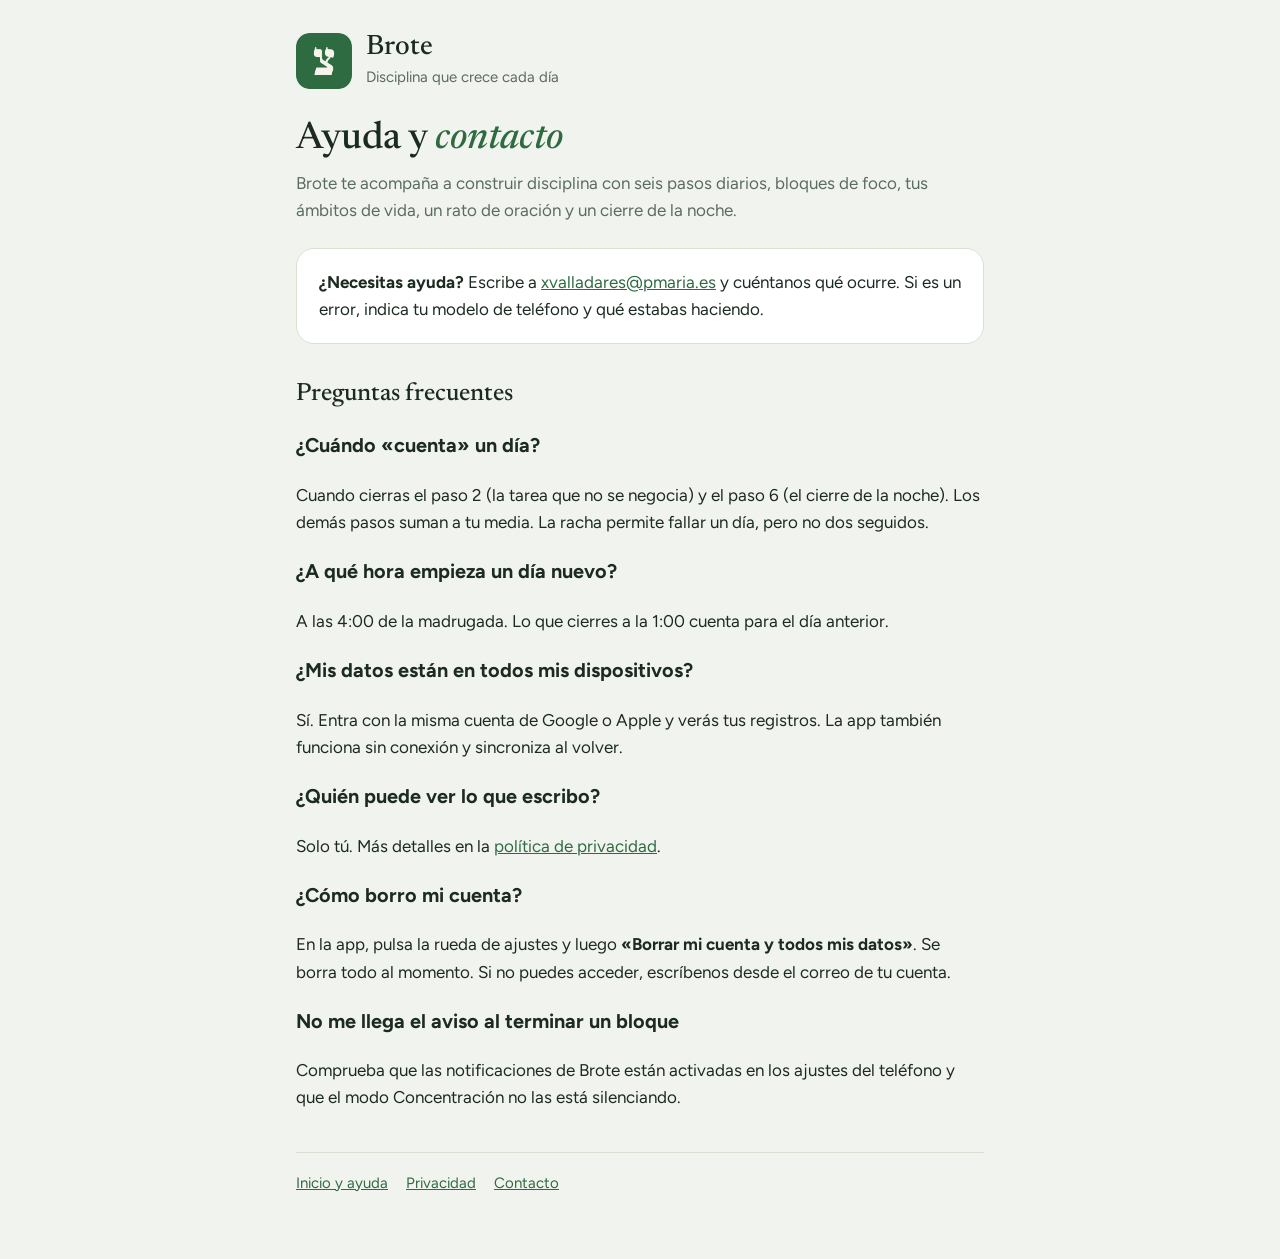
<file: index.html>
<!doctype html>
<html lang="es">
<head>
<meta charset="utf-8">
<meta name="viewport" content="width=device-width, initial-scale=1">
<title>Brote · Ayuda</title>
<meta name="description" content="Brote: disciplina que crece cada día. Ayuda, contacto y privacidad.">
<link rel="icon" href="icono.png">
<link rel="preconnect" href="https://fonts.googleapis.com">
<link href="https://fonts.googleapis.com/css2?family=Figtree:wght@400;500&family=Newsreader:ital,wght@0,500;1,500&display=swap" rel="stylesheet">
<link rel="stylesheet" href="estilo.css">
</head>
<body>
<main>
  <header><img src="icono.png" alt=""><div><b>Brote</b><span>Disciplina que crece cada día</span></div></header>

  <h1>Ayuda y <em>contacto</em></h1>
  <p class="lede">Brote te acompaña a construir disciplina con seis pasos diarios, bloques de foco, tus ámbitos de vida, un rato de oración y un cierre de la noche.</p>

  <div class="card">
    <b>¿Necesitas ayuda?</b> Escribe a <a href="mailto:xvalladares@pmaria.es?subject=Brote">xvalladares@pmaria.es</a> y cuéntanos qué ocurre. Si es un error, indica tu modelo de teléfono y qué estabas haciendo.
  </div>

  <h2>Preguntas frecuentes</h2>

  <h3>¿Cuándo «cuenta» un día?</h3>
  <p>Cuando cierras el paso 2 (la tarea que no se negocia) y el paso 6 (el cierre de la noche). Los demás pasos suman a tu media. La racha permite fallar un día, pero no dos seguidos.</p>

  <h3>¿A qué hora empieza un día nuevo?</h3>
  <p>A las 4:00 de la madrugada. Lo que cierres a la 1:00 cuenta para el día anterior.</p>

  <h3>¿Mis datos están en todos mis dispositivos?</h3>
  <p>Sí. Entra con la misma cuenta de Google o Apple y verás tus registros. La app también funciona sin conexión y sincroniza al volver.</p>

  <h3>¿Quién puede ver lo que escribo?</h3>
  <p>Solo tú. Más detalles en la <a href="privacidad.html">política de privacidad</a>.</p>

  <h3>¿Cómo borro mi cuenta?</h3>
  <p>En la app, pulsa la rueda de ajustes y luego <b>«Borrar mi cuenta y todos mis datos»</b>. Se borra todo al momento. Si no puedes acceder, escríbenos desde el correo de tu cuenta.</p>

  <h3>No me llega el aviso al terminar un bloque</h3>
  <p>Comprueba que las notificaciones de Brote están activadas en los ajustes del teléfono y que el modo Concentración no las está silenciando.</p>

  <nav><a href="./">Inicio y ayuda</a><a href="privacidad.html">Privacidad</a><a href="mailto:xvalladares@pmaria.es">Contacto</a></nav>
</main>
</body>
</html>
</file>
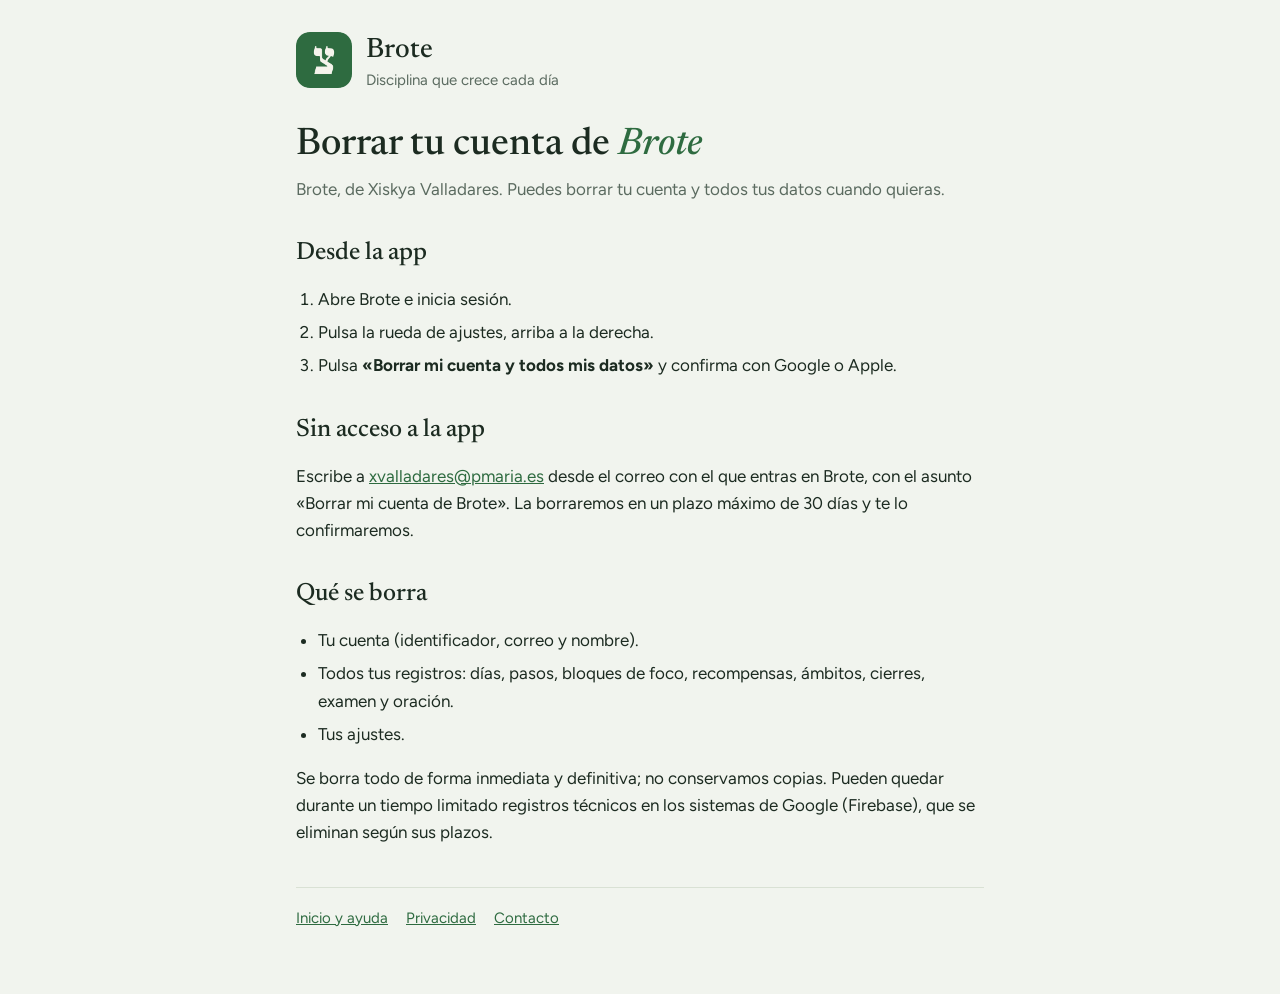
<file: eliminar-cuenta.html>
<!doctype html>
<html lang="es">
<head>
<meta charset="utf-8">
<meta name="viewport" content="width=device-width, initial-scale=1">
<title>Borrar tu cuenta · Brote</title>
<link rel="icon" href="icono.png">
<link rel="preconnect" href="https://fonts.googleapis.com">
<link href="https://fonts.googleapis.com/css2?family=Figtree:wght@400;500&family=Newsreader:ital,wght@0,500;1,500&display=swap" rel="stylesheet">
<link rel="stylesheet" href="estilo.css">
</head>
<body>
<main>
  <header><a href="./"><img src="icono.png" alt=""></a><a href="./"><b>Brote</b><span>Disciplina que crece cada día</span></a></header>

  <h1>Borrar tu cuenta de <em>Brote</em></h1>
  <p class="lede">Brote, de Xiskya Valladares. Puedes borrar tu cuenta y todos tus datos cuando quieras.</p>

  <h2>Desde la app</h2>
  <ol>
    <li>Abre Brote e inicia sesión.</li>
    <li>Pulsa la rueda de ajustes, arriba a la derecha.</li>
    <li>Pulsa <b>«Borrar mi cuenta y todos mis datos»</b> y confirma con Google o Apple.</li>
  </ol>

  <h2>Sin acceso a la app</h2>
  <p>Escribe a <a href="mailto:xvalladares@pmaria.es?subject=Borrar%20mi%20cuenta%20de%20Brote">xvalladares@pmaria.es</a> desde el correo con el que entras en Brote, con el asunto «Borrar mi cuenta de Brote». La borraremos en un plazo máximo de 30 días y te lo confirmaremos.</p>

  <h2>Qué se borra</h2>
  <ul>
    <li>Tu cuenta (identificador, correo y nombre).</li>
    <li>Todos tus registros: días, pasos, bloques de foco, recompensas, ámbitos, cierres, examen y oración.</li>
    <li>Tus ajustes.</li>
  </ul>
  <p>Se borra todo de forma inmediata y definitiva; no conservamos copias. Pueden quedar durante un tiempo limitado registros técnicos en los sistemas de Google (Firebase), que se eliminan según sus plazos.</p>

  <nav><a href="./">Inicio y ayuda</a><a href="privacidad.html">Privacidad</a><a href="mailto:xvalladares@pmaria.es">Contacto</a></nav>
</main>
</body>
</html>
</file>
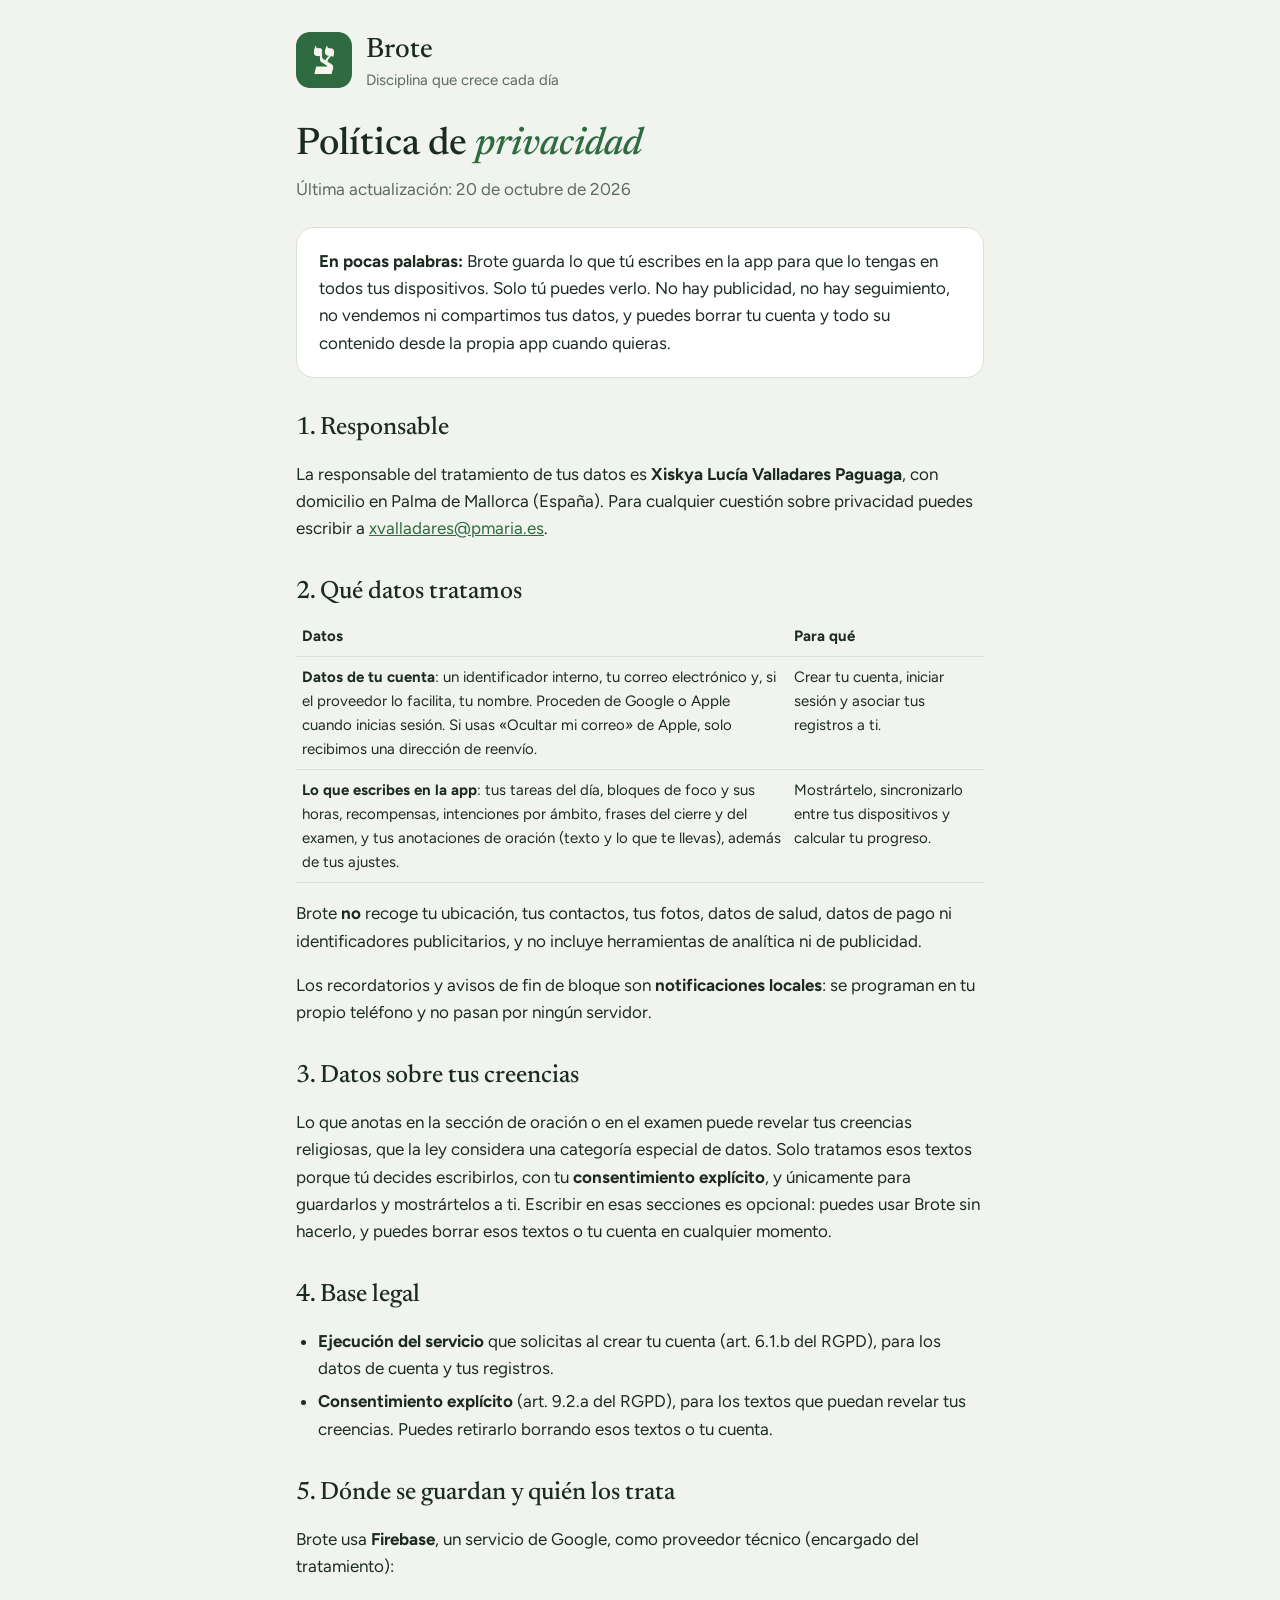
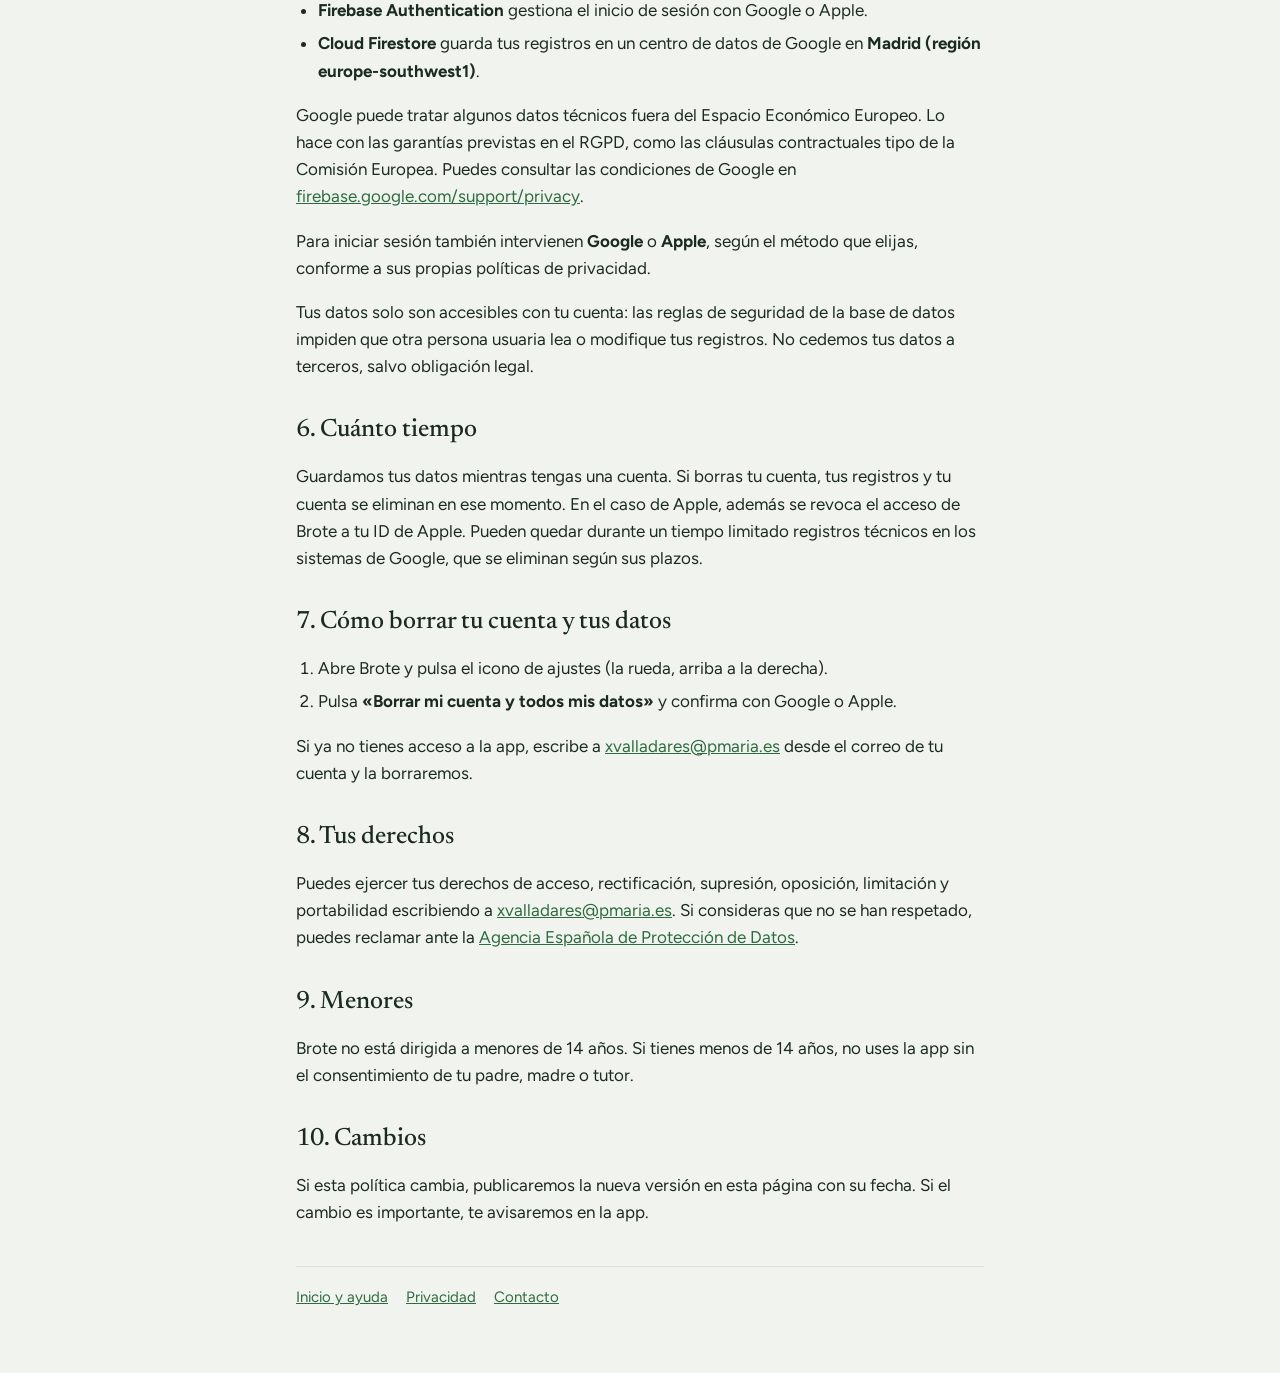
<file: privacidad.html>
<!doctype html>
<html lang="es">
<head>
<meta charset="utf-8">
<meta name="viewport" content="width=device-width, initial-scale=1">
<title>Política de privacidad · Brote</title>
<link rel="icon" href="icono.png">
<link rel="preconnect" href="https://fonts.googleapis.com">
<link href="https://fonts.googleapis.com/css2?family=Figtree:wght@400;500&family=Newsreader:ital,wght@0,500;1,500&display=swap" rel="stylesheet">
<link rel="stylesheet" href="estilo.css">
</head>
<body>
<main>
  <header><a href="./"><img src="icono.png" alt=""></a><a href="./"><b>Brote</b><span>Disciplina que crece cada día</span></a></header>

  <h1>Política de <em>privacidad</em></h1>
  <p class="lede">Última actualización: 20 de octubre de 2026</p>

  <div class="card">
    <b>En pocas palabras:</b> Brote guarda lo que tú escribes en la app para que lo tengas en todos tus dispositivos. Solo tú puedes verlo. No hay publicidad, no hay seguimiento, no vendemos ni compartimos tus datos, y puedes borrar tu cuenta y todo su contenido desde la propia app cuando quieras.
  </div>

  <h2>1. Responsable</h2>
  <p>La responsable del tratamiento de tus datos es <b>Xiskya Lucía Valladares Paguaga</b>, con domicilio en Palma de Mallorca (España). Para cualquier cuestión sobre privacidad puedes escribir a <a href="mailto:xvalladares@pmaria.es">xvalladares@pmaria.es</a>.</p>

  <h2>2. Qué datos tratamos</h2>
  <table>
    <tr><th>Datos</th><th>Para qué</th></tr>
    <tr><td><b>Datos de tu cuenta</b>: un identificador interno, tu correo electrónico y, si el proveedor lo facilita, tu nombre. Proceden de Google o Apple cuando inicias sesión. Si usas «Ocultar mi correo» de Apple, solo recibimos una dirección de reenvío.</td><td>Crear tu cuenta, iniciar sesión y asociar tus registros a ti.</td></tr>
    <tr><td><b>Lo que escribes en la app</b>: tus tareas del día, bloques de foco y sus horas, recompensas, intenciones por ámbito, frases del cierre y del examen, y tus anotaciones de oración (texto y lo que te llevas), además de tus ajustes.</td><td>Mostrártelo, sincronizarlo entre tus dispositivos y calcular tu progreso.</td></tr>
  </table>
  <p>Brote <b>no</b> recoge tu ubicación, tus contactos, tus fotos, datos de salud, datos de pago ni identificadores publicitarios, y no incluye herramientas de analítica ni de publicidad.</p>
  <p>Los recordatorios y avisos de fin de bloque son <b>notificaciones locales</b>: se programan en tu propio teléfono y no pasan por ningún servidor.</p>

  <h2>3. Datos sobre tus creencias</h2>
  <p>Lo que anotas en la sección de oración o en el examen puede revelar tus creencias religiosas, que la ley considera una categoría especial de datos. Solo tratamos esos textos porque tú decides escribirlos, con tu <b>consentimiento explícito</b>, y únicamente para guardarlos y mostrártelos a ti. Escribir en esas secciones es opcional: puedes usar Brote sin hacerlo, y puedes borrar esos textos o tu cuenta en cualquier momento.</p>

  <h2>4. Base legal</h2>
  <ul>
    <li><b>Ejecución del servicio</b> que solicitas al crear tu cuenta (art. 6.1.b del RGPD), para los datos de cuenta y tus registros.</li>
    <li><b>Consentimiento explícito</b> (art. 9.2.a del RGPD), para los textos que puedan revelar tus creencias. Puedes retirarlo borrando esos textos o tu cuenta.</li>
  </ul>

  <h2>5. Dónde se guardan y quién los trata</h2>
  <p>Brote usa <b>Firebase</b>, un servicio de Google, como proveedor técnico (encargado del tratamiento):</p>
  <ul>
    <li><b>Firebase Authentication</b> gestiona el inicio de sesión con Google o Apple.</li>
    <li><b>Cloud Firestore</b> guarda tus registros en un centro de datos de Google en <b>Madrid (región europe-southwest1)</b>.</li>
  </ul>
  <p>Google puede tratar algunos datos técnicos fuera del Espacio Económico Europeo. Lo hace con las garantías previstas en el RGPD, como las cláusulas contractuales tipo de la Comisión Europea. Puedes consultar las condiciones de Google en <a href="https://firebase.google.com/support/privacy">firebase.google.com/support/privacy</a>.</p>
  <p>Para iniciar sesión también intervienen <b>Google</b> o <b>Apple</b>, según el método que elijas, conforme a sus propias políticas de privacidad.</p>
  <p>Tus datos solo son accesibles con tu cuenta: las reglas de seguridad de la base de datos impiden que otra persona usuaria lea o modifique tus registros. No cedemos tus datos a terceros, salvo obligación legal.</p>

  <h2>6. Cuánto tiempo</h2>
  <p>Guardamos tus datos mientras tengas una cuenta. Si borras tu cuenta, tus registros y tu cuenta se eliminan en ese momento. En el caso de Apple, además se revoca el acceso de Brote a tu ID de Apple. Pueden quedar durante un tiempo limitado registros técnicos en los sistemas de Google, que se eliminan según sus plazos.</p>

  <h2>7. Cómo borrar tu cuenta y tus datos</h2>
  <ol>
    <li>Abre Brote y pulsa el icono de ajustes (la rueda, arriba a la derecha).</li>
    <li>Pulsa <b>«Borrar mi cuenta y todos mis datos»</b> y confirma con Google o Apple.</li>
  </ol>
  <p>Si ya no tienes acceso a la app, escribe a <a href="mailto:xvalladares@pmaria.es">xvalladares@pmaria.es</a> desde el correo de tu cuenta y la borraremos.</p>

  <h2>8. Tus derechos</h2>
  <p>Puedes ejercer tus derechos de acceso, rectificación, supresión, oposición, limitación y portabilidad escribiendo a <a href="mailto:xvalladares@pmaria.es">xvalladares@pmaria.es</a>. Si consideras que no se han respetado, puedes reclamar ante la <a href="https://www.aepd.es">Agencia Española de Protección de Datos</a>.</p>

  <h2>9. Menores</h2>
  <p>Brote no está dirigida a menores de 14 años. Si tienes menos de 14 años, no uses la app sin el consentimiento de tu padre, madre o tutor.</p>

  <h2>10. Cambios</h2>
  <p>Si esta política cambia, publicaremos la nueva versión en esta página con su fecha. Si el cambio es importante, te avisaremos en la app.</p>

  <nav><a href="./">Inicio y ayuda</a><a href="privacidad.html">Privacidad</a><a href="mailto:xvalladares@pmaria.es">Contacto</a></nav>
</main>
</body>
</html>
</file>
<file: estilo.css>
:root {
  --bg: #f1f4ee;
  --card: #ffffff;
  --ink: #1c2b21;
  --muted: #5b6b60;
  --green: #2e6b40;
  --line: #d9e1d4;
}
@media (prefers-color-scheme: dark) {
  :root {
    --bg: #141a16;
    --card: #1c241f;
    --ink: #e8efe9;
    --muted: #a3b2a7;
    --green: #8cc79c;
    --line: #2c3830;
  }
}
* { box-sizing: border-box; }
body {
  margin: 0;
  background: var(--bg);
  color: var(--ink);
  font: 17px/1.6 Figtree, system-ui, -apple-system, sans-serif;
}
main { max-width: 720px; margin: 0 auto; padding: 32px 16px 64px; }
header { display: flex; align-items: center; gap: 14px; margin-bottom: 28px; }
header img { width: 56px; height: 56px; border-radius: 14px; }
header a { color: inherit; text-decoration: none; }
header b { font: 500 28px/1.1 Newsreader, Georgia, serif; display: block; }
header span { color: var(--muted); font-size: 15px; }
h1 { font: 500 38px/1.15 Newsreader, Georgia, serif; margin: 0 0 8px; }
h1 em, h2 em { color: var(--green); }
h2 { font: 500 25px/1.2 Newsreader, Georgia, serif; margin: 36px 0 8px; }
.lede { color: var(--muted); margin: 0 0 24px; }
.card { background: var(--card); border: 1px solid var(--line); border-radius: 18px; padding: 20px 22px; margin: 16px 0; }
a { color: var(--green); }
ul, ol { padding-left: 22px; }
li { margin: 6px 0; }
.small { color: var(--muted); font-size: 15px; }
nav { display: flex; gap: 18px; flex-wrap: wrap; margin-top: 40px; padding-top: 18px; border-top: 1px solid var(--line); font-size: 15px; }
table { border-collapse: collapse; width: 100%; font-size: 15px; }
td, th { text-align: left; padding: 8px 6px; border-bottom: 1px solid var(--line); vertical-align: top; }
</file>
